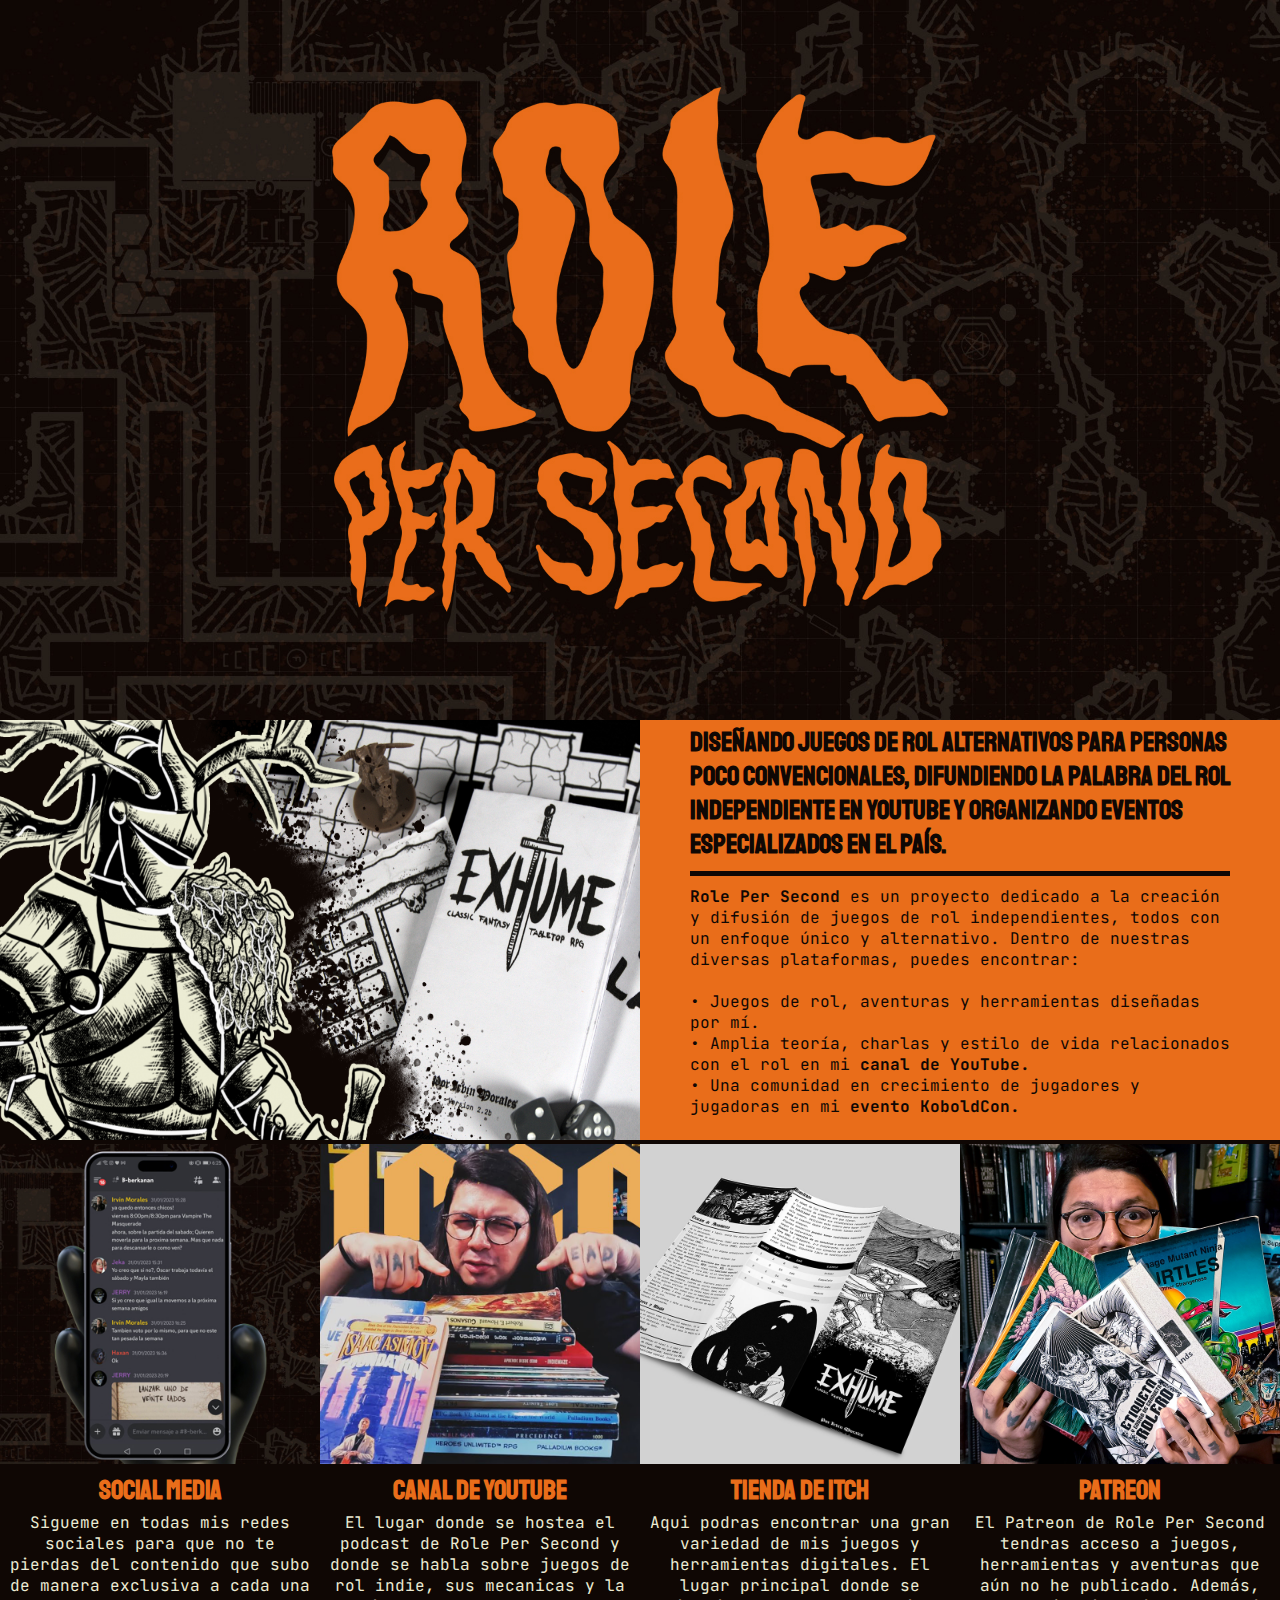
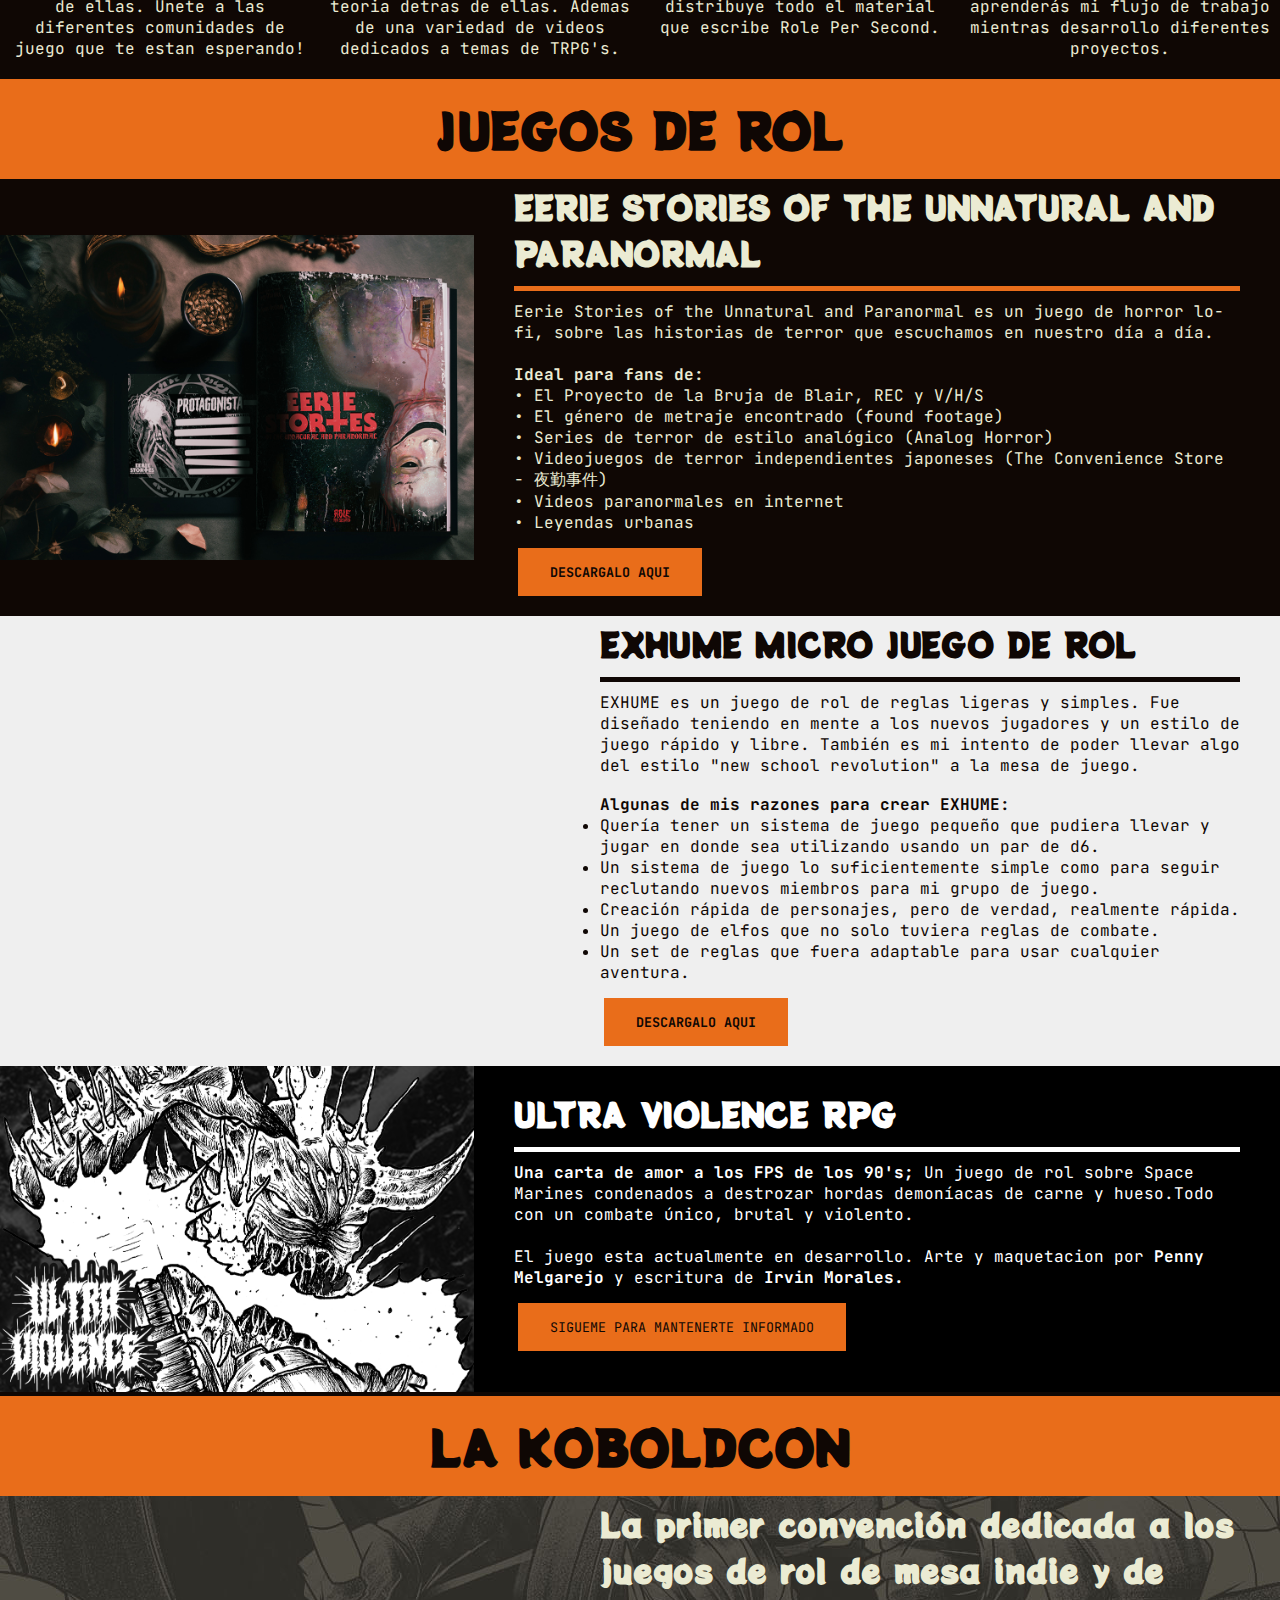
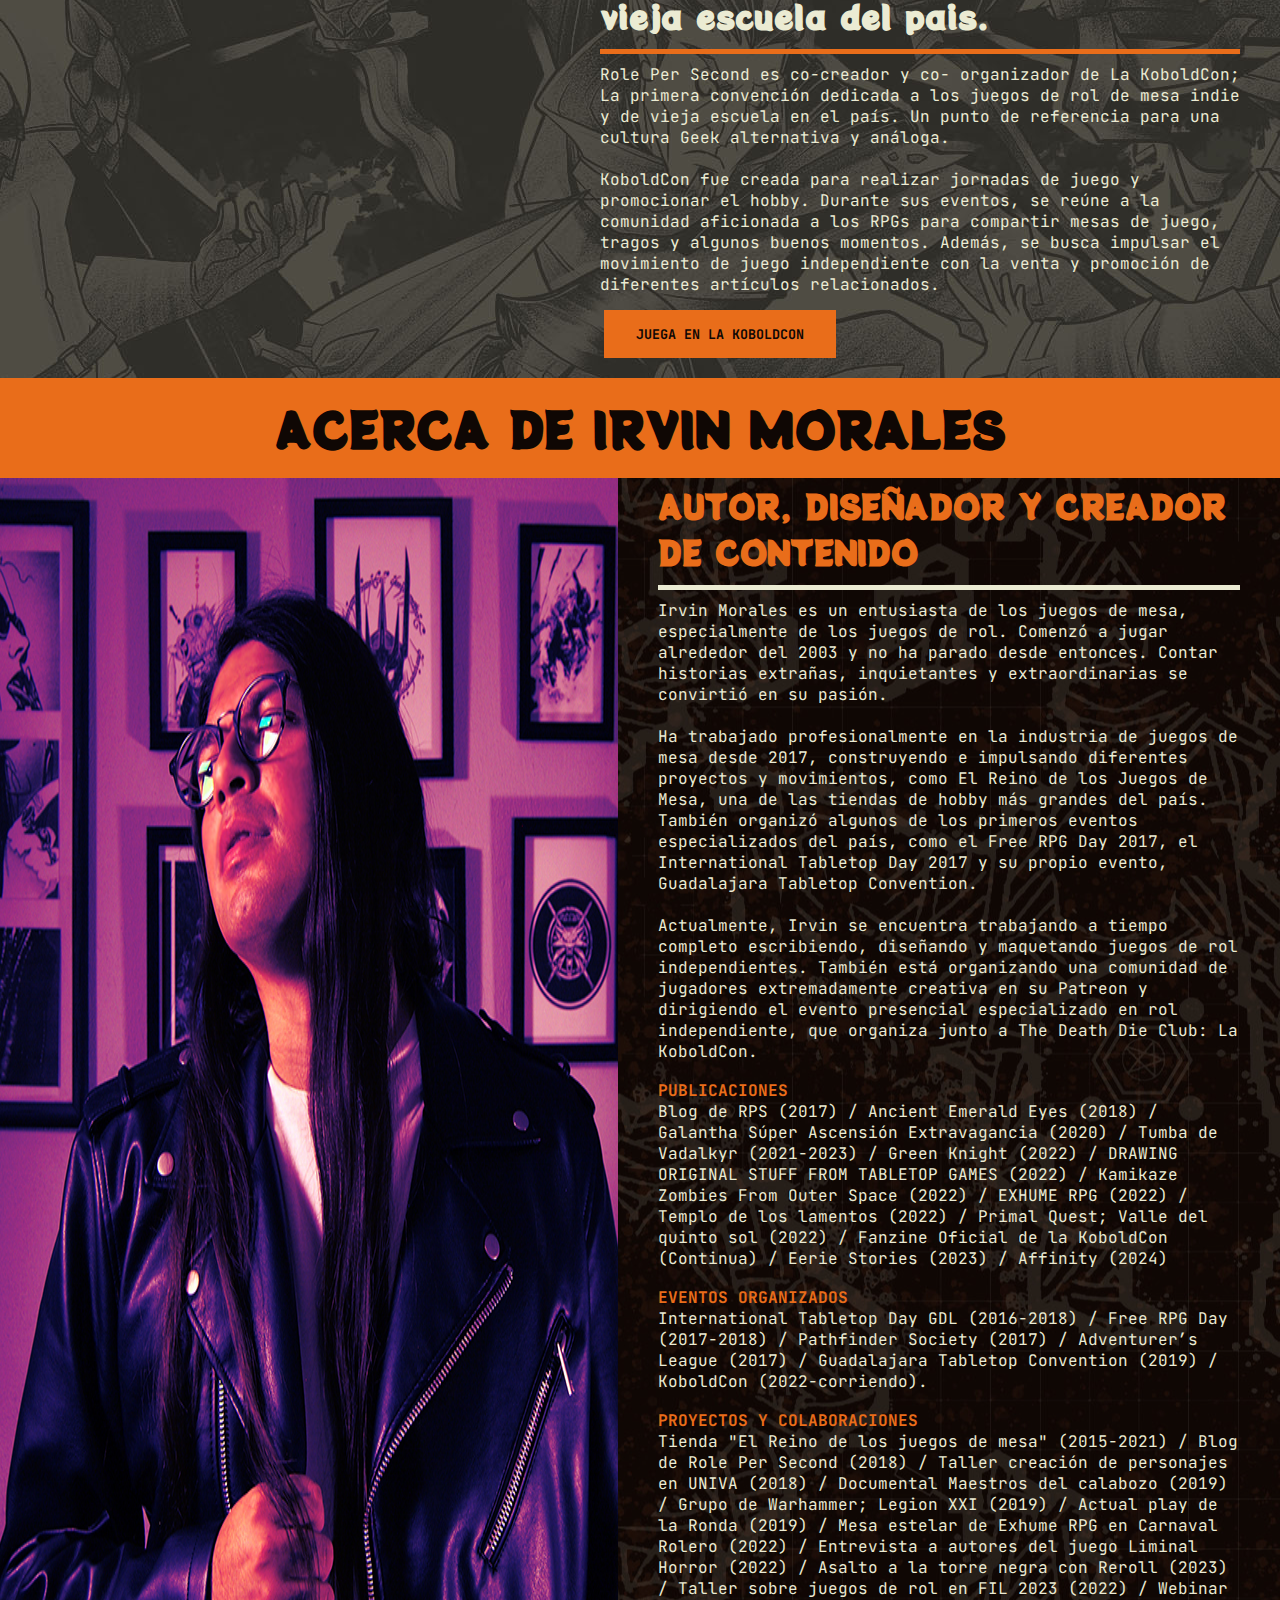
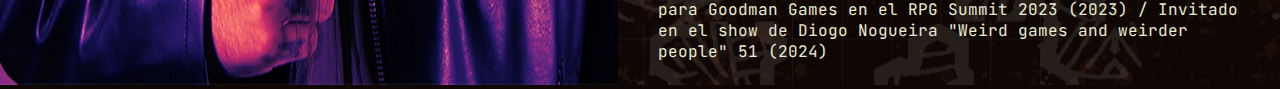
<file: index.html>
<!DOCTYPE html>
<html lang="es">

<head>
    <meta charset="UTF-8">
    <title>Role Per Second Landing Page</title>
    <!--EXTRAS DEL HEAD-->
    <meta name="description" content="Landing page para Role Per Second, autor y podcast host sobre juegos de rol indie.">
    <meta name="keywords" content="HTML, CSS">
    <meta name="author" content="Irvin Morales">
    <meta name="viewport" content="width=device-width, initial-scale=1.0">
    <link rel="stylesheet" href="css/styles.css">
    <meta name="viewport" content="width=device-width, initial-scale=1">
    <link rel="stylesheet" media="screen and (max-width: 768px)" href="css/mobile.css">
    <link rel="icon" type="image/x-icon" href="/img/favicon.ico">
    <!--IMPORTACION DE FONTS-->
    <link rel="preconnect" href="https://fonts.googleapis.com">
    <link rel="preconnect" href="https://fonts.gstatic.com" crossorigin>
    <link href="https://fonts.googleapis.com/css2?family=JetBrains+Mono&family=Potta+One&family=Staatliches&display=swap" rel="stylesheet">
</head>

<body>
    <div class="box_portada"><img class="img_portada" src="img/portada_rpg.jpg" alt="portada rps">
    </div>
    <div class="box_abaout">
        <img src="img/about_rpg.jpg" alt="foto about RPS" class="img_abaout">
        <div class="text_box_about">
            <h3>Diseñando juegos de rol alternativos para personas poco convencionales, difundiendo la palabra del rol independiente en YouTube y organizando eventos especializados en el país.</h3>
            <hr class="line">
            <p><b>Role Per Second</b> es un proyecto dedicado a la creación y difusión de juegos de rol independientes, todos con un enfoque único y alternativo. Dentro de nuestras diversas plataformas, puedes encontrar:<br><br>

                • Juegos de rol, aventuras y herramientas diseñadas por mí.<br>
                • Amplia teoría, charlas y estilo de vida relacionados con el rol en mi <b>canal de YouTube.</b><br>
                • Una comunidad en crecimiento de jugadores y jugadoras en mi <b>evento KoboldCon.</b></p><br>
        </div>
    </div>
    <div class="box_links">
        <div class="card">
            <a href="https://linktr.ee/rolepersecond" target="_blank"><img class="img_card" src="img/links_discord.jpg" alt="imagen para Social Media"></a>
            <h3 class="links_titulo">SOCIAL MEDIA</h3>
            <p class="links_text">Sigueme en todas mis redes sociales para que no te pierdas del contenido que subo de manera exclusiva a cada una de ellas. Unete a las diferentes comunidades de juego que te estan esperando!</p>
        </div>
        <div class="card">
            <a href="https://www.youtube.com/@RolePerSecond" target="_blank"><img class="img_card" src="img/links_youtube.jpg" alt="imagen para youtube"></a>
            <h3 class="links_titulo">CANAL DE YOUTUBE</h3>
            <p class="links_text">El lugar donde se hostea el podcast de Role Per Second y donde se habla sobre juegos de rol indie, sus mecanicas y la teoria detras de ellas. Ademas de una variedad de videos dedicados a temas de TRPG's.</p>
        </div>
        <div class="card">
            <a href="https://rolepersecond.itch.io/" target="_blank"><img class="img_card" src="img/links_itch.jpg" alt="imagen para itch"></a>
            <h3 class="links_titulo">TIENDA DE ITCH</h3>
            <p class="links_text">Aqui podras encontrar una gran variedad de mis juegos y herramientas digitales. El lugar principal donde se distribuye todo el material que escribe Role Per Second.</p>
        </div>
        <div class="card">
            <a href="https://www.patreon.com/rolepersecond" target="_blank"><img class="img_card" src="img/links_patreon.jpg" alt="imagen para Patreon"></a>
            <h3 class="links_titulo">PATREON</h3>
            <p class="links_text">El Patreon de Role Per Second tendras acceso a juegos, herramientas y aventuras que aún no he publicado. Además, aprenderás mi flujo de trabajo mientras desarrollo diferentes proyectos.</p>
        </div>
    </div>
    <div class="box_titulo">
        <h1 class="h1_titulos">JUEGOS DE ROL</h1>
    </div>
    <div class="box_patreon">
        <img src="img/img_EST.jpg" alt="Imagen Ultra Violence" class="img_puv">
        <div class="text_box_patreon">
            <h1 class="h1_alt">EERIE STORIES OF THE UNNATURAL AND PARANORMAL</h1>
            <hr class="line_alt">
            <p class="p_alt">Eerie Stories of the Unnatural and Paranormal es un juego de horror lo-fi, sobre las historias de terror que escuchamos en nuestro día a día.<br><br>

                <b>Ideal para fans de:</b><br>
                • El Proyecto de la Bruja de Blair, REC y V/H/S<br>
                • El género de metraje encontrado (found footage)<br>
                • Series de terror de estilo analógico (Analog Horror)<br>
                • Videojuegos de terror independientes japoneses (The Convenience Store - 夜勤事件)<br>
                • Videos paranormales en internet<br>
                • Leyendas urbanas
            </p>
            <a href="https://rolepersecond.itch.io/" target="_blank"><button><b>DESCARGALO AQUI</b></button></a>
        </div>
    </div>
    <div class="box_exhume">
        <div class="youtube_exhume">
            <iframe width="560" height="315" src="https://www.youtube.com/embed/U6cX2mLxqHU" title="YouTube video player" frameborder="0" allow="accelerometer; autoplay; clipboard-write; encrypted-media; gyroscope; picture-in-picture; web-share" allowfullscreen></iframe>
        </div>
        <div class="text_box_exhume">
            <h1>EXHUME MICRO JUEGO DE ROL</h1>
            <hr class="line">
            <p>EXHUME es un juego de rol de reglas ligeras y simples. Fue diseñado teniendo en mente a los nuevos jugadores y un estilo de juego rápido y libre. También es mi intento de poder llevar algo del estilo "new school revolution" a la mesa de juego.</p>
            <br>
            <p><b>Algunas de mis razones para crear EXHUME:</b></p>
            <ul>
                <li>Quería tener un sistema de juego pequeño que pudiera llevar y jugar en donde sea utilizando usando un par de d6.</li>
                <li>Un sistema de juego lo suficientemente simple como para seguir reclutando nuevos miembros para mi grupo de juego.</li>
                <li>Creación rápida de personajes, pero de verdad, realmente rápida.</li>
                <li>Un juego de elfos que no solo tuviera reglas de combate.</li>
                <li>Un set de reglas que fuera adaptable para usar cualquier aventura.</li>
            </ul>
            <a href="https://rolepersecond.itch.io/exhume-esp-micro-fantasy-rpg" target="_blank"><button><b>DESCARGALO AQUI</b></button></a>
        </div>
    </div>
    <div class="box_puv">
        <img src="img/img_PUV.jpg" alt="Imagen Ultra Violence" class="img_puv">
        <div class="text_box_puv">
            <h1 style="color: #ffffff;">ULTRA VIOLENCE RPG</h1>
            <hr class="line" style="background-color: #FFFFFF;">
            <p style="color: #FFFFFF;"><b>Una carta de amor a los FPS de los 90's;</b> Un juego de rol sobre Space Marines condenados a destrozar hordas demoníacas de carne y hueso.Todo con un combate único, brutal y violento.<br><br>

            El juego esta actualmente en desarrollo. Arte y maquetacion por <b>Penny Melgarejo</b> y escritura de <b>Irvin Morales.</b></p>
            <a href="https://linktr.ee/rolepersecond" target="_blank"><button>SIGUEME PARA MANTENERTE INFORMADO</button></a>
        </div>
    </div>
    <div class="box_titulo">
        <h1 class="h1_titulos">LA KOBOLDCON</h1>
    </div>
    <div class="box_koboldcon">
        <div><iframe width="560" height="315" src="https://www.youtube.com/embed/MCQJeVtsd6A" title="YouTube video player" frameborder="0" allow="accelerometer; autoplay; clipboard-write; encrypted-media; gyroscope; picture-in-picture; web-share" allowfullscreen></iframe></div>
        <div class="text_box_patreon">
            <h1 class="h1_alt">La primer convención dedicada a los juegos de rol de mesa indie y de vieja escuela del pais.</h1>
            <hr class="line_alt">
            <p class="p_alt">Role Per Second es co-creador y co- organizador de La KoboldCon; La primera convención dedicada a los juegos de rol de mesa indie y de vieja escuela en el país. Un punto de referencia para una cultura Geek alternativa y análoga.<br><br>

                KoboldCon fue creada para realizar jornadas de juego y promocionar el hobby. Durante sus eventos, se reúne a la comunidad aficionada a los RPGs para compartir mesas de juego, tragos y algunos buenos momentos. Además, se busca impulsar el movimiento de juego independiente con la venta y promoción de diferentes artículos relacionados. </p>
            <a href="https://linktr.ee/lakoboldcon" target="_blank"><button><b>JUEGA EN LA KOBOLDCON</b></button></a>
        </div>
    </div>
    <div class="box_titulo">
        <h1 class="h1_titulos">ACERCA DE IRVIN MORALES</h1>
    </div>
    <div class="box_profile">
        <img class="img_profile" src="img/Profile_pic.jpg" alt="Foto de Irvin Morales de Role Per Second">
        <div class="text_box_profile">
            <h1 class="h1_profile">AUTOR, DISEÑADOR Y CREADOR DE CONTENIDO</h1>
            <hr class="line_profile">
            <p class="p_alt">Irvin Morales es un entusiasta de los juegos de mesa, especialmente de los juegos de rol. Comenzó a jugar alrededor del 2003 y no ha parado desde entonces. Contar historias extrañas, inquietantes y extraordinarias se convirtió en su pasión.<br><br>

            Ha trabajado profesionalmente en la industria de juegos de mesa desde 2017, construyendo e impulsando diferentes proyectos y movimientos, como El Reino de los Juegos de Mesa, una de las tiendas de hobby más grandes del país. También organizó algunos de los primeros eventos especializados del país, como el Free RPG Day 2017, el International Tabletop Day 2017 y su propio evento, Guadalajara Tabletop Convention.<br><br>

            Actualmente, Irvin se encuentra trabajando a tiempo completo escribiendo, diseñando y maquetando juegos de rol independientes. También está organizando una comunidad de jugadores extremadamente creativa en su Patreon y dirigiendo el evento presencial especializado en rol independiente, que organiza junto a The Death Die Club: La KoboldCon. </p>
            <br>
            <p class="p_alt" style="color: #E96D1A"><b>PUBLICACIONES</b></p>
            <p class="p_alt">Blog de RPS (2017) / Ancient Emerald Eyes (2018) / Galantha Súper Ascensión Extravagancia (2020) / Tumba de Vadalkyr (2021-2023) / Green Knight (2022) / DRAWING ORIGINAL STUFF FROM TABLETOP GAMES (2022) / Kamikaze Zombies From Outer Space (2022) / EXHUME RPG (2022) / Templo de los lamentos (2022) / Primal Quest; Valle del quinto sol (2022) / Fanzine Oficial de la KoboldCon (Continua) / Eerie Stories (2023) / Affinity (2024)  </p>
            <br>
            <p class="p_alt" style="color: #E96D1A"><b>EVENTOS ORGANIZADOS</b></p>
            <p class="p_alt">International Tabletop Day GDL (2016-2018) / Free RPG Day (2017-2018) / Pathfinder Society (2017) / Adventurer’s League (2017) / Guadalajara Tabletop Convention (2019) / KoboldCon (2022-corriendo).</p><br>
            <p class="p_alt" style="color: #E96D1A"><b>PROYECTOS Y COLABORACIONES</b></p>
            <p class="p_alt">Tienda "El Reino de los juegos de mesa" (2015-2021) / Blog de Role Per Second (2018) / Taller creación de personajes en UNIVA (2018) / Documental Maestros del calabozo (2019) / Grupo de Warhammer; Legion XXI (2019) / Actual play de la Ronda (2019) / Mesa estelar de Exhume RPG en Carnaval Rolero (2022) / Entrevista a autores del juego Liminal Horror (2022) / Asalto a la torre negra con Reroll (2023) / Taller sobre juegos de rol en FIL 2023 (2022) / Webinar para Goodman Games en el RPG Summit 2023 (2023) / Invitado en el show de Diogo Nogueira "Weird games and weirder people" 51 (2024)</p>
            <br>
        </div>
    </div>
</body>

</html>
</file>
<file: css/styles.css>
* {
    margin: 0;
    padding: 0;
    box-sizing: border-box;
}

body {
    background-color: #0f0704;
}

h1 {
    font-family: 'Potta One', cursive;
    color: #0f0704;
}

h3 {
    font-family: 'Staatliches', cursive;
    color: #0f0704;
    font-size: 1.70rem;
}

p {
    font-family: 'JetBrains Mono', monospace;
    color: #0f0704;
}

ul {
    font-family: 'JetBrains Mono', monospace;
    color: #0f0704;
}

button {
    padding: 15px 32px;
    border: none;
    text-align: center;
    font-family: 'JetBrains Mono', monospace;
    color: #0F0704;
    background-color: #E96D1A;
    margin: 15px 4px;
    cursor: pointer;
}

/*
FONTS PARA USO
font-family: 'JetBrains Mono', monospace;
font-family: 'Potta One', cursive;
font-family: 'Staatliches', cursive;
*/

.box_portada {
    display: flex;
    justify-content: center;
}

.box_titulo {
    display: flex;
    padding: 15px;
    background-color: #E96D1A;
    justify-content: center;
}

.img_portada {
    width: 100%;
}

.box_abaout {
    display: inline-flex;
    background-color: #E96D1A;
}

.img_abaout {
    width: 50%;
}

.text_box_about {
    display: flex;
    flex-direction: column;
    padding: 5px 50px 5px 50px;
    justify-content: center;
}

.line {
    height: 5px;
    background-color: #0f0704;
    margin: 10px 0 10px 0;
    border-width: 0px;
}

.line_alt {
    height: 5px;
    background-color: #E96D1A;
    margin: 10px 0 10px 0;
    border-width: 0px;
}

.line_profile {
    height: 5px;
    background-color: #EBEBD3;
    margin: 10px 0 10px 0;
    border-width: 0px;
}

.box_links {
    display: inline-flex;
    margin: 0;
    padding: 0 0 20px 0;
    background-color: #0f0704;
}

.card {
    width: 25%;
    background-color: #0f0704;
}

.img_card {
    width: 100%;
}

.links_titulo {
    text-align: center;
    padding: 5px;
    color: #E96D1A;
}

.links_text {
    text-align: center;
    color: #EBEBD3;
    padding: 0 10px 0 10px;
}

.box_puv {
    display: inline-flex;
    background-color: #000000;
    align-items: center;
}

.img_puv {
    width: 37%;
}

.text_box_puv {
    padding: 5px 40px 5px 40px;    
}

.box_exhume {
    display: inline-flex;
    background-color: #efefef;
}

.text_box_exhume {
    padding: 5px 40px 5px 40px;
}

.box_patreon {
    display: inline-flex;
    background-color: #0f0704;
    align-items: center;
}

.text_box_patreon {
    padding: 5px 40px 5px 40px;
}

.h1_alt {
    color: #EBEBD3;
}

.h1_profile {
    color: #E96D1A;
}
.h1_titulos {
    font-family: 'Potta One', cursive;
    color: #0f0704;
    font-size: 3rem;
}

.p_alt {
    color: #EBEBD3;
}

.box_koboldcon {
    display: inline-flex;
/*    background-color: #EBEBD3;*/
    background-image: url(/img/bg_KC.jpg);
    background-position: center;
    align-items: center;
}


.box_profile {
    display: inline-flex;
    background-image: url(/img/profile_bg.jpg);
    background-position: center;
}

.img_profile {
    width: 50%;
}

.text_box_profile {
    padding: 5px 40px 5px 40px;
}
</file>
<file: css/mobile.css>
h1 {
    font-family: 'Potta One', cursive;
    color: #0f0704;
    text-align: center;
}


.box_abaout {
    display: flex;
    flex-direction: column;
    background-color: #E96D1A;
}
.img_abaout {
    width: 100%;
}

.text_box_about {
    display: flex;
    flex-direction: column;
    padding: 10px 50px 20px 50px;
    justify-content: center;
}

.box_links {
    display: flex;
    flex-direction: column;
    margin: 0;
    padding: 0 0 20px 0;
    background-color: #0f0704;
}

.card {
    width: 100%;
    background-color: #0f0704;
    padding: 20px 0 20px 0;
}

.box_puv {
    display: flex;
    flex-direction: column;
    background-color: #000000;
    align-items: center;
}

.img_puv {
    width: 100%;
}

.box_patreon {
    display: flex;
    flex-direction: column;
    background-color: #0f0704;
    align-items: center;
}

.box_exhume {
    display: flex;
    flex-direction: column;
    align-items: center;
    background-color: #efefef;
}

.box_koboldcon {
    display: flex;
    flex-direction: column;
    background-image: url(/img/bg_KC.jpg);
    background-position: center;
    align-items: center;
}

.box_profile {
    display: flex;
    flex-direction: column;
    background-image: url(/img/profile_bg.jpg);
    background-position: center;
}

.img_profile {
    width: 100%;
}
</file>
